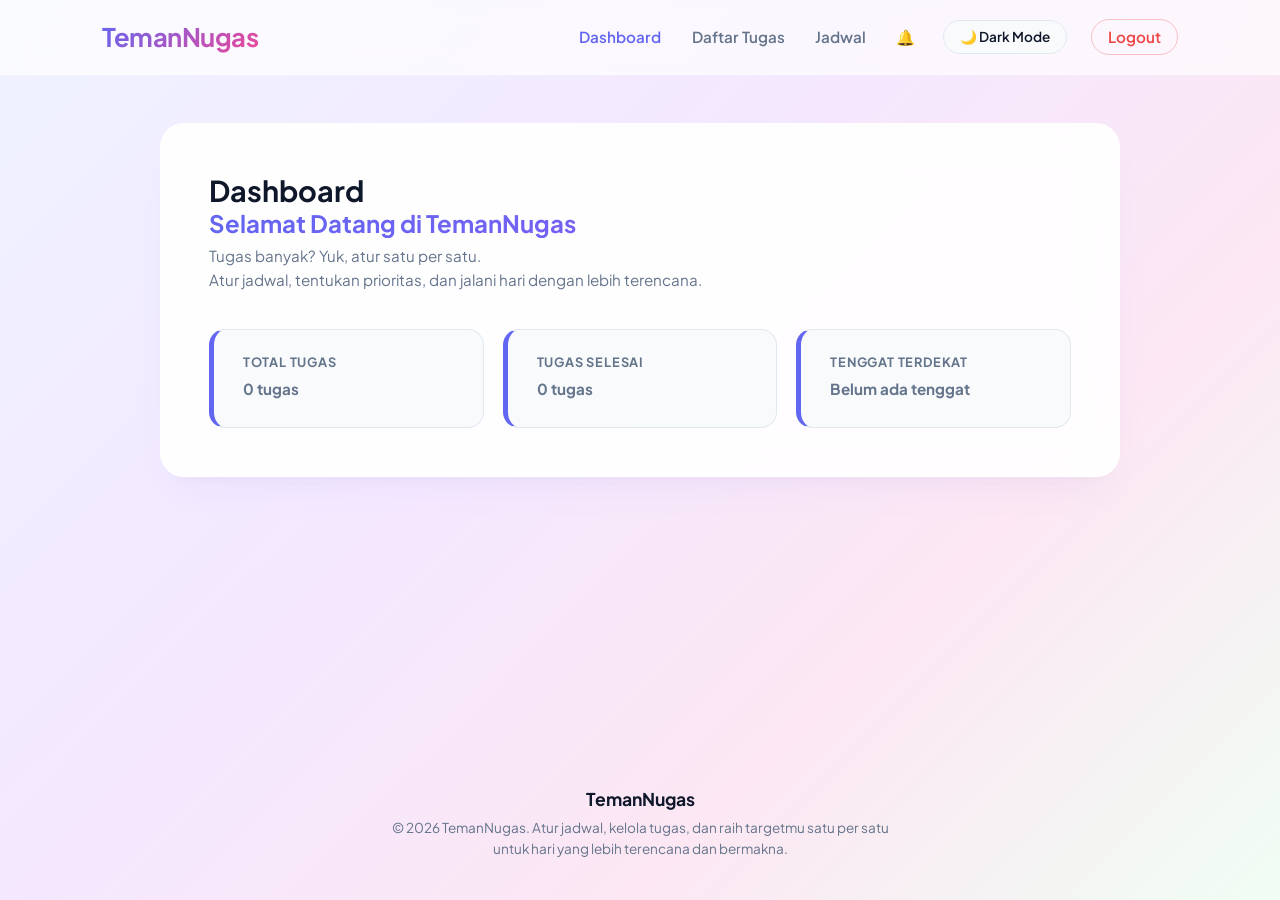
<file: index.html>
<!DOCTYPE html>
<html lang="id">
<head>
  <meta charset="UTF-8">
  <meta name="viewport" content="width=device-width, initial-scale=1.0">
  <title>Dashboard | TemanNugas</title>
  <link rel="stylesheet" href="style.css">
</head>

<body>
  <header>
    <h1>TemanNugas</h1>

    <nav>
  <a href="index.html">Dashboard</a>
  <a href="tugas.html">Daftar Tugas</a>
  <a href="jadwal.html">Jadwal</a>
  <a href="pengingat.html">🔔</a>
  <button type="button" id="themeToggle" class="theme-toggle-btn">🌙 Dark Mode</button>
  <a href="login.html" id="logoutBtn" class="logout-btn">Logout</a>
</nav>
  </header>
  
  <main>
    <section id="dashboard">
      <h2>Dashboard</h2>
      <h1>Selamat Datang di TemanNugas</h1>
      <p>Tugas banyak? Yuk, atur satu per satu.</p>
      <p>Atur jadwal, tentukan prioritas, dan jalani hari dengan lebih terencana.</p>

      <div class="ringkasan">
        <div class="kartu-ringkasan">
          <h3>Total Tugas</h3>
          <p>0 tugas</p>
        </div>

        <div class="kartu-ringkasan">
          <h3>Tugas Selesai</h3>
          <p>0 tugas</p>
        </div>

        <div class="kartu-ringkasan">
          <h3>Tenggat Terdekat</h3>
          <p>Belum ada tenggat</p>
        </div>
      </div>
    </section>
  </main>

  <footer>
    <h3>TemanNugas</h3>
    <p>
      &copy; 2026 TemanNugas. Atur jadwal, kelola tugas,
      dan raih targetmu satu per satu untuk hari yang
      lebih terencana dan bermakna.
    </p>
  </footer>

  <script src="script.js"></script>
</body>
</html>
</file>
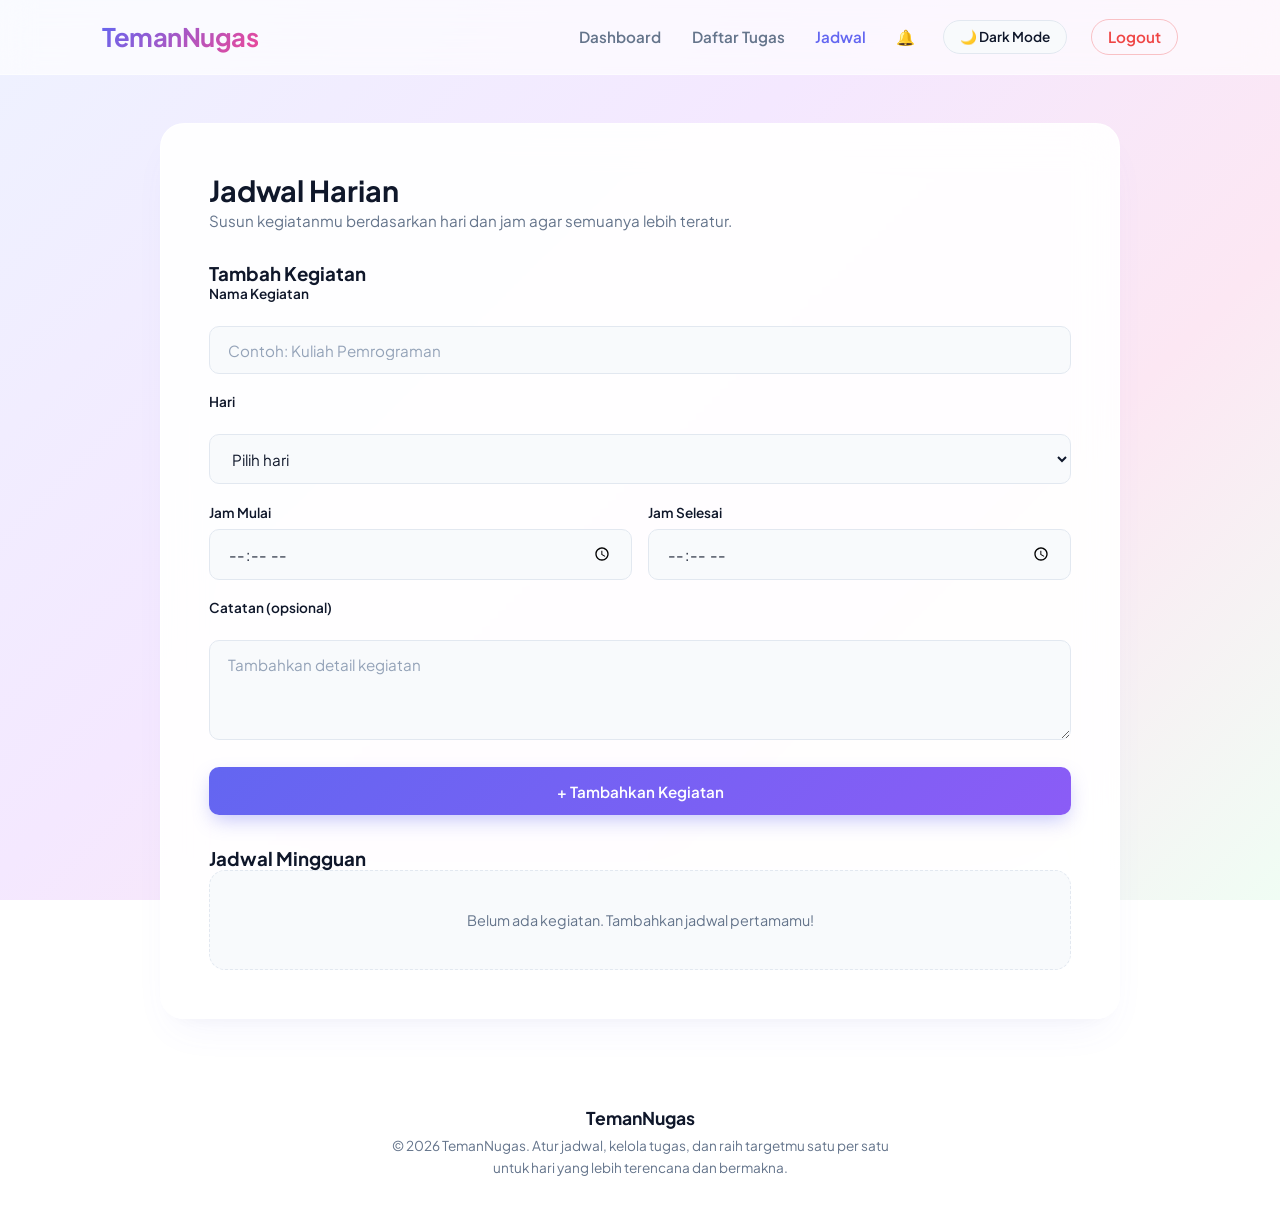
<file: jadwal.html>
<!DOCTYPE html>
<html lang="id">
<head>
  <meta charset="UTF-8">
  <meta name="viewport" content="width=device-width, initial-scale=1.0">
  <title>Jadwal Harian | TemanNugas</title>
  <link rel="stylesheet" href="style.css">
</head>

<body>
  <header>
    <h1>TemanNugas</h1>

    <nav>
  <a href="index.html">Dashboard</a>
  <a href="tugas.html">Daftar Tugas</a>
  <a href="jadwal.html">Jadwal</a>
  <a href="pengingat.html">🔔</a>
  <button type="button" id="themeToggle" class="theme-toggle-btn">🌙 Dark Mode</button>
  <a href="login.html" id="logoutBtn" class="logout-btn">Logout</a>
</nav>
  </header>

  <main>
    <section id="jadwal">
      <h2>Jadwal Harian</h2>
      <p>Susun kegiatanmu berdasarkan hari dan jam agar semuanya lebih teratur.</p>
      
      <div class="form-jadwal">
        <h3>Tambah Kegiatan</h3>

        <form id="form-jadwal">
          <label for="nama-kegiatan">Nama Kegiatan</label>
          <input
            type="text"
            id="nama-kegiatan"
            placeholder="Contoh: Kuliah Pemrograman"
            required>

          <label for="hari-kegiatan">Hari</label>
          <select id="hari-kegiatan" required>
            <option value="">Pilih hari</option>
            <option>Senin</option>
            <option>Selasa</option>
            <option>Rabu</option>
            <option>Kamis</option>
            <option>Jumat</option>
            <option>Sabtu</option>
            <option>Minggu</option>
          </select>

          <div class="waktu-jadwal">
            <div>
              <label for="jam-mulai">Jam Mulai</label>
              <input
                type="time"
                id="jam-mulai"
                required>
            </div>

            <div>
              <label for="jam-selesai">Jam Selesai</label>
              <input
                type="time"
                id="jam-selesai"
                required>
            </div>
          </div>

          <label for="catatan-kegiatan">
            Catatan (opsional)
          </label>

          <textarea
            id="catatan-kegiatan"
            placeholder="Tambahkan detail kegiatan"
          ></textarea>

          <button type="submit"> + Tambahkan Kegiatan </button>
        </form>
      </div>
      <div class="daftar-jadwal">
        <h3>Jadwal Mingguan</h3>

        <div id="list-jadwal">
          <p> Belum ada kegiatan. Tambahkan jadwal pertamamu! </p>
        </div>
      </div>
    </section>
  </main>

  <footer>
    <h3>TemanNugas</h3>

    <p>
      &copy; 2026 TemanNugas. Atur jadwal, kelola tugas,
      dan raih targetmu satu per satu untuk hari yang
      lebih terencana dan bermakna.
    </p>
  </footer>

  <script src="script.js"></script>

</body>
</html>
</file>
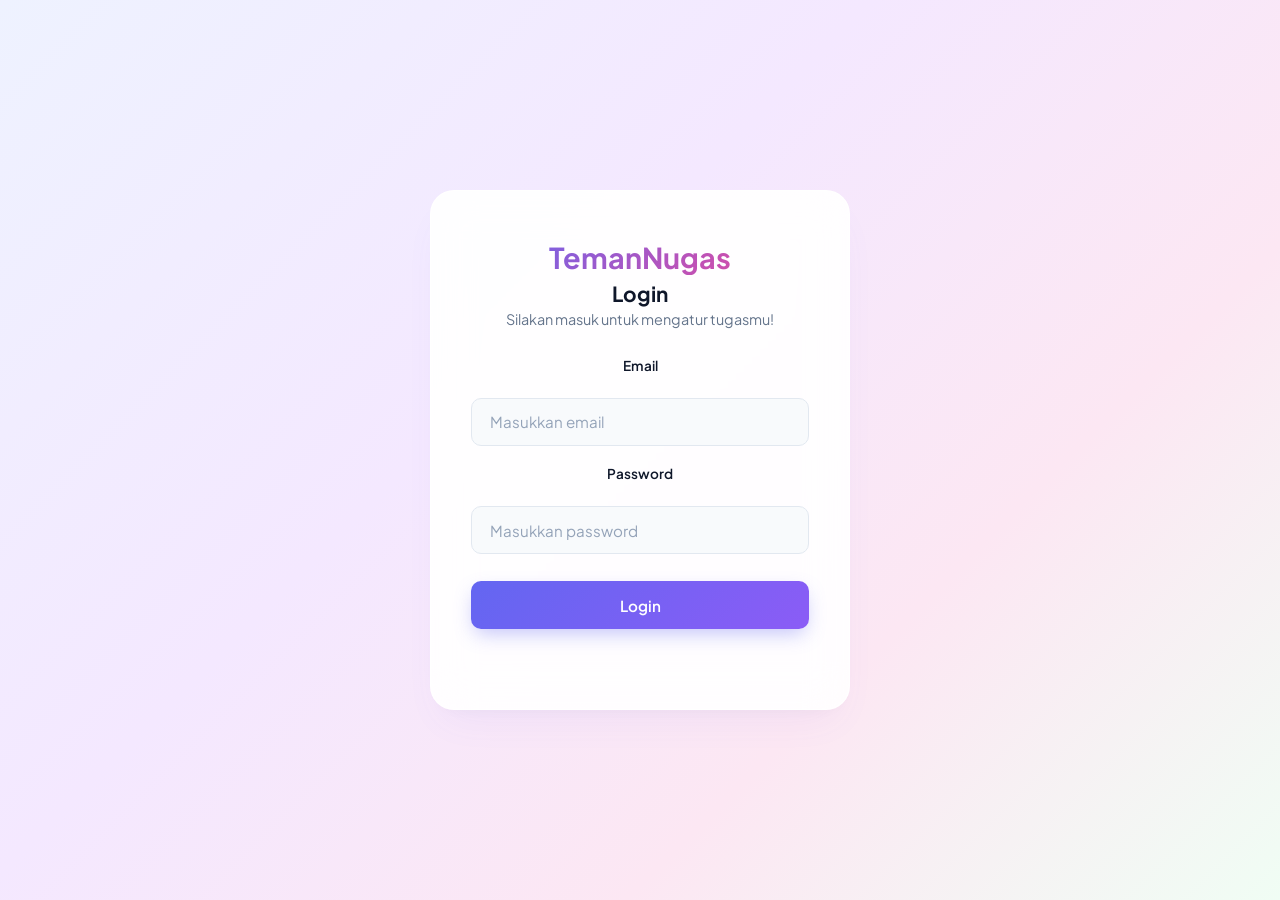
<file: login.html>
<!DOCTYPE html>
<html lang="id">
<head>
  <meta charset="UTF-8">
  <meta name="viewport" content="width=device-width, initial-scale=1.0">
  <title>Login | TemanNugas</title>
  <link rel="stylesheet" href="style.css">
</head>
<body class="login-page">

  <div class="login-card">
    <h1>TemanNugas</h1>
    <h2>Login</h2>
    <p>Silakan masuk untuk mengatur tugasmu!</p>

    <form action="index.html" method="get">
      <label for="email">Email</label>
      <input
        type="email"
        id="email"
        name="email"
        placeholder="Masukkan email"
        required
      >

      <label for="password">Password</label>
      <input
        type="password"
        id="password"
        name="password"
        placeholder="Masukkan password"
        required
      >

      <button type="submit">Login</button>
    </form>
  </div>

</body>
</html>
</file>
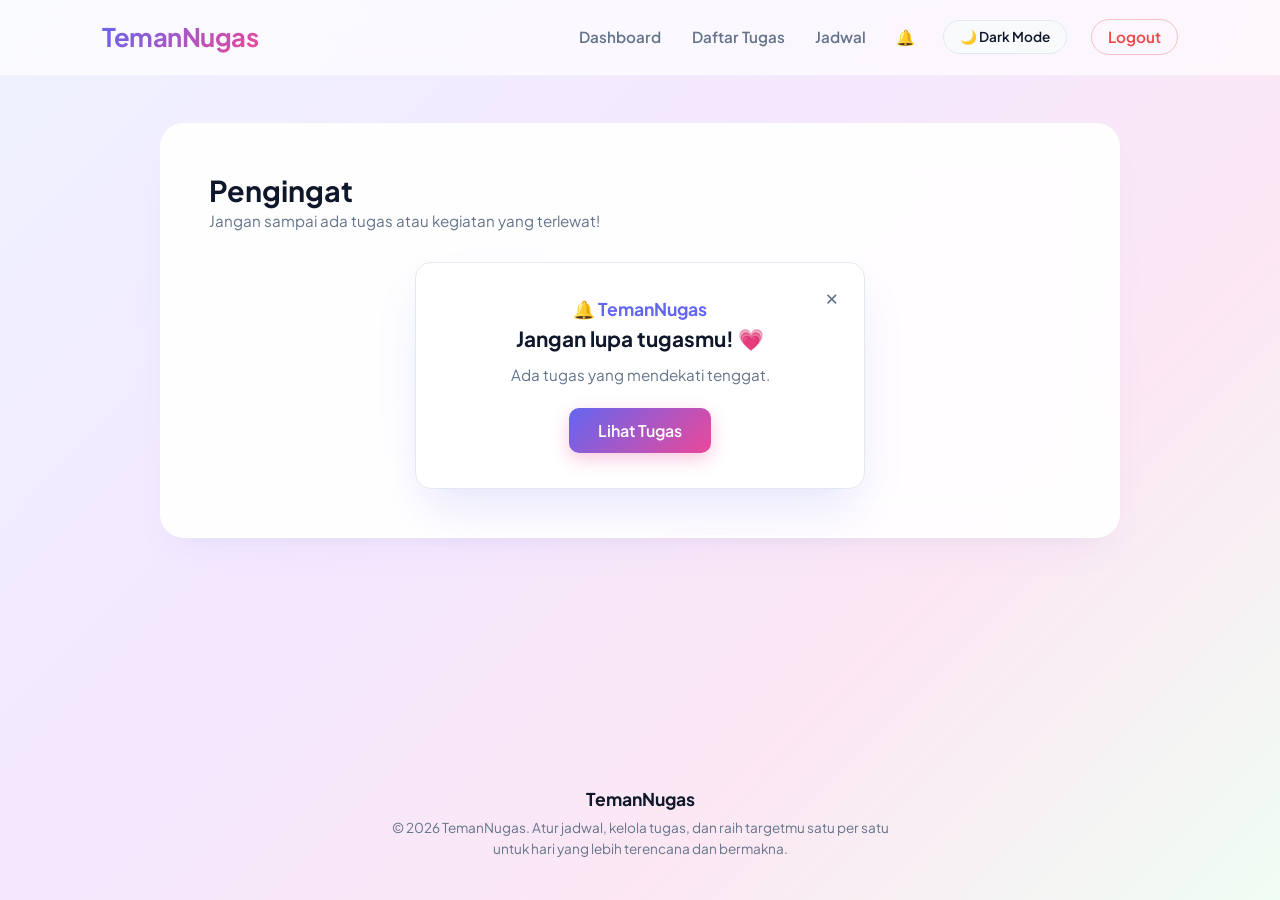
<file: pengingat.html>
<!DOCTYPE html>
<html lang="id">
<head>
  <meta charset="UTF-8">
  <meta name="viewport" content="width=device-width, initial-scale=1.0">
  <title>Pengingat | TemanNugas</title>
  <link rel="stylesheet" href="style.css">
</head>

<body>
  <header>
    <h1>TemanNugas</h1>

    <nav>
  <a href="index.html">Dashboard</a>
  <a href="tugas.html">Daftar Tugas</a>
  <a href="jadwal.html">Jadwal</a>
  <a href="pengingat.html">🔔</a>
  <button type="button" id="themeToggle" class="theme-toggle-btn">🌙 Dark Mode</button>
  <a href="login.html" id="logoutBtn" class="logout-btn">Logout</a>
</nav>
  </header>

  <main>

    <section id="pengingat">
      <h2>Pengingat</h2>
      <p>Jangan sampai ada tugas atau kegiatan yang terlewat!</p>
      
      <div id="popup-notifikasi" class="popup">

        <button
          type="button"
          id="tutup-popup"
          class="tutup-popup"
          aria-label="Tutup pengingat"
        > &times; </button>

        <h3>🔔 TemanNugas</h3>
        <h4>Jangan lupa tugasmu! 💗</h4>

        <p id="isi-notifikasi"> Ada tugas yang mendekati tenggat. </p>
        <a href="tugas.html" id="lihat-tugas">Lihat Tugas</a>
      </div>
    </section>
  </main>

  <footer>
    <h3>TemanNugas</h3>

    <p>
      &copy; 2026 TemanNugas. Atur jadwal, kelola tugas,
      dan raih targetmu satu per satu untuk hari yang
      lebih terencana dan bermakna.
    </p>
  </footer>
  <script src="script.js"></script>

</body>
</html>
</file>
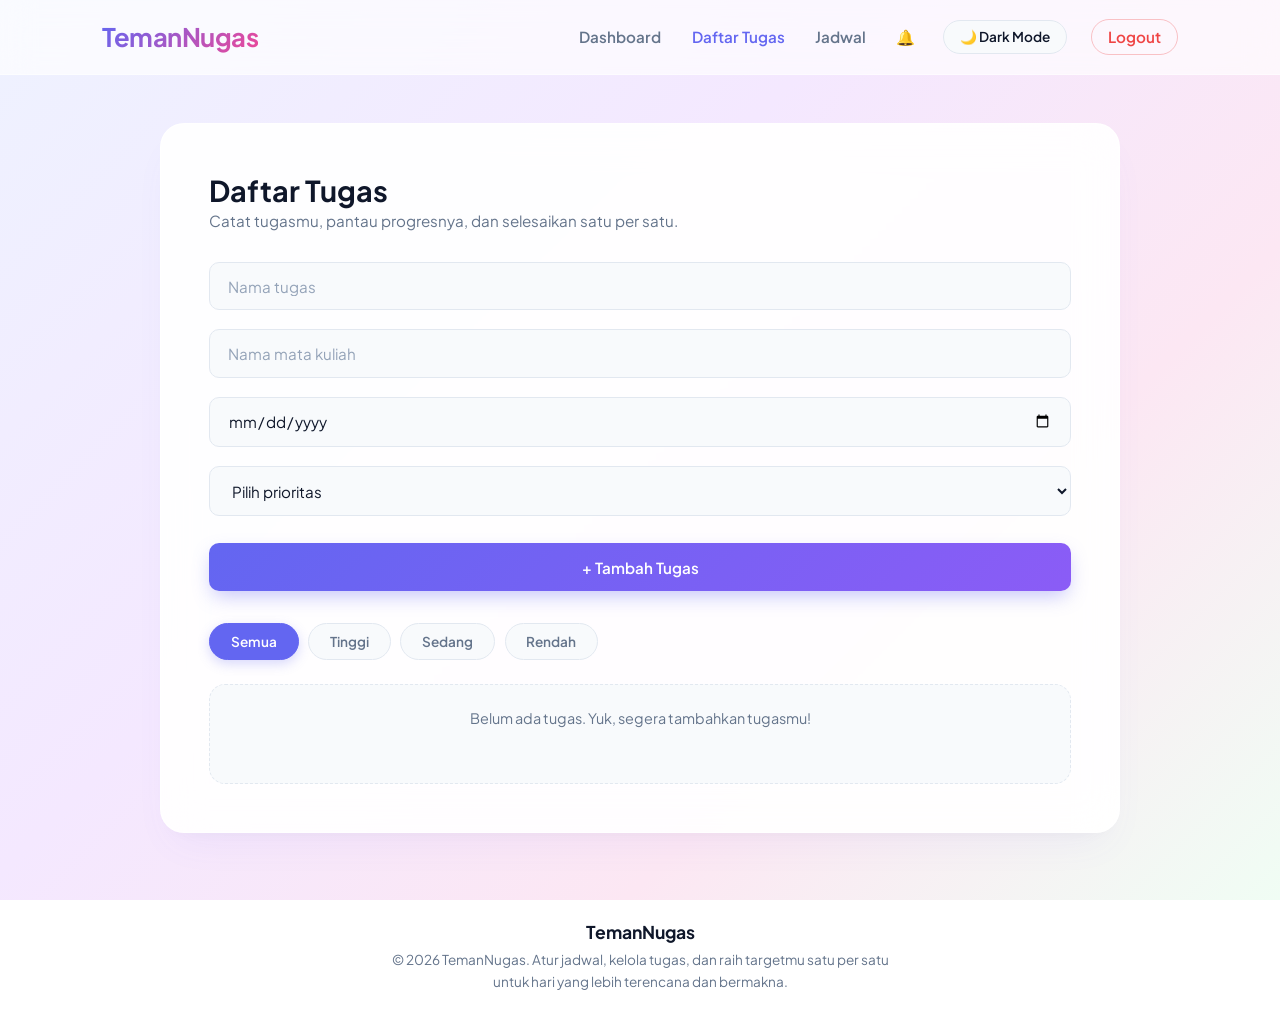
<file: tugas.html>
<!DOCTYPE html>
<html lang="id">
<head>
  <meta charset="UTF-8">
  <meta name="viewport" content="width=device-width, initial-scale=1.0">
  <title>Daftar Tugas | TemanNugas</title>
  <link rel="stylesheet" href="style.css">
</head>

<body>
  <header>
    <h1>TemanNugas</h1>

    <nav>
  <a href="index.html">Dashboard</a>
  <a href="tugas.html">Daftar Tugas</a>
  <a href="jadwal.html">Jadwal</a>
  <a href="pengingat.html">🔔</a>
  <button type="button" id="themeToggle" class="theme-toggle-btn">🌙 Dark Mode</button>
  <a href="login.html" id="logoutBtn" class="logout-btn">Logout</a>
</nav>
  </header>

  <main>
    <section id="todo">
      <h2>Daftar Tugas</h2>
      <p>Catat tugasmu, pantau progresnya, dan selesaikan satu per satu.</p>
      
      <form id="form-tugas">
        <input
          type="text"
          id="nama-tugas"
          placeholder="Nama tugas"
          required>
        <input
          type="text"
          id="mata-kuliah"
          placeholder="Nama mata kuliah"
          required>
        <input
          type="date"
          id="deadline-tugas"
          required>

        <select id="prioritas-tugas" required>
          <option value="">Pilih prioritas</option>
          <option value="Tinggi">Tinggi</option>
          <option value="Sedang">Sedang</option>
          <option value="Rendah">Rendah</option>
        </select>

        <button type="submit">+ Tambah Tugas</button>
      </form>
      
      <div class="filter-tugas">
        <button type="button" data-filter="Semua">Semua</button>
        <button type="button" data-filter="Tinggi">Tinggi</button>
        <button type="button" data-filter="Sedang">Sedang</button>
        <button type="button" data-filter="Rendah">Rendah</button>
      </div>
      
      <div id="list-tugas">
        <p>Belum ada tugas. Yuk, segera tambahkan tugasmu!</p>
      </div>
    </section>
  </main>

  <footer>
    <h3>TemanNugas</h3>
    <p>
      &copy; 2026 TemanNugas. Atur jadwal, kelola tugas,
      dan raih targetmu satu per satu untuk hari yang
      lebih terencana dan bermakna.
    </p>
  </footer>
  <script src="script.js"></script>
</body>
</html>
</file>
<file: style.css>
/* ==========================================================================
   TEMANNUGAS - AESTHETIC GRADIENT STYLESHEET (LIGHT & DARK MODE)
   ========================================================================== */

@import url('https://fonts.googleapis.com/css2?family=Plus+Jakarta+Sans:wght@400;500;600;700&display=swap');

:root {
  /* Light Mode Palette */
  --primary: #6366f1;
  --primary-hover: #4f46e5;
  --primary-light: #e0e7ff;
  --accent-purple: #8b5cf6;
  --accent-pink: #ec4899;
  
  --text-dark: #0f172a;
  --text-muted: #64748b;
  --text-dim: #94a3b8;
  
  --bg-card: rgba(255, 255, 255, 0.92);
  --bg-subtle: #f8fafc;
  --border-color: #e2e8f0;

  /* Priority Colors */
  --priority-high: #ef4444;
  --priority-medium: #f59e0b;
  --priority-low: #10b981;

  /* Shadows & Radius */
  --shadow-card: 0 20px 40px -15px rgba(99, 102, 241, 0.08), 0 10px 20px -10px rgba(0, 0, 0, 0.04);
  --shadow-hover: 0 25px 50px -12px rgba(99, 102, 241, 0.18);
  --radius-sm: 10px;
  --radius-md: 16px;
  --radius-lg: 24px;
  
  /* Transition */
  --transition: all 0.3s cubic-bezier(0.4, 0, 0.2, 1);
}

/* ==========================================================================
   DARK MODE OVERRIDES
   ========================================================================== */

body.dark-mode {
  --primary: #a855f7;
  --primary-hover: #9333ea;
  --primary-light: rgba(168, 85, 247, 0.2);
  --accent-purple: #c084fc;
  --accent-pink: #f472b6;

  --text-dark: #f8fafc;
  --text-muted: #cbd5e1;
  --text-dim: #94a3b8;

  --bg-card: rgba(21, 16, 34, 0.92);
  --bg-subtle: #151022;
  --border-color: #261f38;

  --shadow-card: 0 20px 40px -15px rgba(0, 0, 0, 0.6);
  --shadow-hover: 0 25px 50px -12px rgba(168, 85, 247, 0.25);

  background: linear-gradient(135deg, #0b0914 0%, #151022 50%, #1a0f2e 100%);
  background-attachment: fixed;
  color: var(--text-dark);
}

body.dark-mode header {
  background: rgba(21, 16, 34, 0.75);
  border-bottom: 1px solid var(--border-color);
}

body.dark-mode section,
body.dark-mode .login-card,
body.dark-mode .popup,
body.dark-mode .task-card {
  background: rgba(21, 16, 34, 0.92);
  border-color: var(--border-color);
}

body.dark-mode input[type="text"],
body.dark-mode input[type="email"],
body.dark-mode input[type="password"],
body.dark-mode input[type="date"],
body.dark-mode input[type="time"],
body.dark-mode select,
body.dark-mode textarea {
  background-color: #0e0a1a;
  color: #f8fafc;
  border-color: var(--border-color);
}

body.dark-mode select option {
  background-color: #151022;
  color: #f8fafc;
}

body.dark-mode .btn-action {
  background-color: #151022;
  color: var(--text-dark);
  border-color: var(--border-color);
}

body.dark-mode .task-card.completed {
  background-color: #0e0a1a;
}

/* Base Reset */
* {
  margin: 0;
  padding: 0;
  box-sizing: border-box;
  font-family: 'Plus Jakarta Sans', sans-serif;
}

/* Latar Belakang Default (Light Mode) */
body {
  background: linear-gradient(135deg, #eef2ff 0%, #f4e8ff 40%, #fce7f3 70%, #f0fdf4 100%);
  background-attachment: fixed;
  color: var(--text-dark);
  min-height: 100vh;
  display: flex;
  flex-direction: column;
  transition: background 0.4s ease, color 0.4s ease;
}

/* ==========================================================================
   HEADER & NAVIGATION
   ========================================================================== */

header {
  background: rgba(255, 255, 255, 0.65);
  backdrop-filter: blur(16px);
  -webkit-backdrop-filter: blur(16px);
  border-bottom: 1px solid rgba(255, 255, 255, 0.5);
  position: sticky;
  top: 0;
  z-index: 100;
  padding: 1.2rem 8%;
  display: flex;
  justify-content: space-between;
  align-items: center;
  transition: var(--transition);
}

header h1 {
  font-size: 1.6rem;
  font-weight: 700;
  background: linear-gradient(135deg, var(--primary) 0%, var(--accent-pink) 100%);
  -webkit-background-clip: text;
  -webkit-text-fill-color: transparent;
  letter-spacing: -0.5px;
}

nav {
  display: flex;
  align-items: center;
  gap: 1.5rem;
}

nav a {
  text-decoration: none;
  color: var(--text-muted);
  font-weight: 600;
  font-size: 0.95rem;
  padding: 0.4rem 0.2rem;
  position: relative;
  transition: var(--transition);
}

nav a:hover,
nav a.active {
  color: var(--primary);
}

/* Tombol Toggle Theme */
.theme-toggle-btn {
  background: var(--bg-subtle);
  border: 1px solid var(--border-color);
  color: var(--text-dark);
  padding: 0.45rem 1rem;
  border-radius: 20px;
  font-size: 0.85rem;
  font-weight: 600;
  cursor: pointer;
  transition: var(--transition);
  display: flex;
  align-items: center;
  gap: 0.4rem;
}

.theme-toggle-btn:hover {
  background: var(--primary);
  color: #ffffff;
  border-color: var(--primary);
  box-shadow: 0 4px 12px rgba(99, 102, 241, 0.3);
}

/* ==========================================================================
   MAIN & SECTION CONTAINER
   ========================================================================== */

main {
  flex: 1;
  max-width: 960px;
  width: 90%;
  margin: 3rem auto;
}

section {
  background: var(--bg-card);
  backdrop-filter: blur(20px);
  padding: 3rem;
  border-radius: var(--radius-lg);
  box-shadow: var(--shadow-card);
  border: 1px solid rgba(255, 255, 255, 0.8);
  animation: fadeIn 0.4s ease-out;
  transition: var(--transition);
}

section > h2 {
  font-size: 1.8rem;
  font-weight: 700;
  color: var(--text-dark);
  margin-bottom: 0.2rem;
}

section > p {
  color: var(--text-muted);
  font-size: 0.95rem;
  margin-bottom: 2rem;
}

/* ==========================================================================
   DASHBOARD PAGE (#dashboard)
   ========================================================================== */

#dashboard h1 {
  font-size: 1.5rem;
  font-weight: 700;
  margin-top: -0.2rem;
  margin-bottom: 0.5rem;
  background: linear-gradient(135deg, var(--primary) 0%, var(--accent-purple) 100%);
  -webkit-background-clip: text;
  -webkit-text-fill-color: transparent;
}

#dashboard p {
  color: var(--text-muted);
  margin-bottom: 0.3rem;
  font-size: 0.95rem;
}

.ringkasan {
  display: grid;
  grid-template-columns: repeat(auto-fit, minmax(240px, 1fr));
  gap: 1.2rem;
  margin-top: 2.5rem;
}

.kartu-ringkasan {
  background: var(--bg-subtle);
  padding: 1.5rem 1.8rem;
  border-radius: var(--radius-md);
  border: 1px solid var(--border-color);
  border-left: 5px solid var(--primary);
  transition: var(--transition);
}

.kartu-ringkasan:hover {
  transform: translateY(-4px);
  box-shadow: var(--shadow-card);
}

.kartu-ringkasan h3 {
  font-size: 0.8rem;
  font-weight: 700;
  color: var(--text-muted);
  text-transform: uppercase;
  letter-spacing: 0.8px;
  margin-bottom: 0.6rem;
}

.kartu-ringkasan p {
  font-size: 1.5rem;
  font-weight: 700;
  color: var(--text-dark);
}

/* ==========================================================================
   FORMS & INPUTS
   ========================================================================== */

form {
  display: flex;
  flex-direction: column;
  gap: 1.2rem;
  margin-bottom: 2rem;
}

label {
  font-weight: 600;
  font-size: 0.85rem;
  color: var(--text-dark);
  margin-bottom: 0.3rem;
}

input[type="text"],
input[type="email"],
input[type="password"],
input[type="date"],
input[type="time"],
select,
textarea {
  width: 100%;
  padding: 0.85rem 1.1rem;
  border: 1.5px solid var(--border-color);
  border-radius: var(--radius-sm);
  font-size: 0.95rem;
  background-color: var(--bg-subtle);
  color: var(--text-dark);
  transition: var(--transition);
}

input::placeholder,
textarea::placeholder {
  color: var(--text-dim);
}

input:focus,
select:focus,
textarea:focus {
  outline: none;
  border-color: var(--primary);
  box-shadow: 0 0 0 4px var(--primary-light);
}

textarea {
  min-height: 100px;
  resize: vertical;
}

.waktu-jadwal {
  display: grid;
  grid-template-columns: 1fr 1fr;
  gap: 1rem;
}

.waktu-jadwal div {
  display: flex;
  flex-direction: column;
  gap: 0.2rem;
}

button[type="submit"] {
  background: linear-gradient(135deg, var(--primary) 0%, var(--accent-purple) 100%);
  color: #ffffff;
  font-weight: 600;
  padding: 0.9rem 1.6rem;
  border: none;
  border-radius: var(--radius-sm);
  cursor: pointer;
  font-size: 0.95rem;
  transition: var(--transition);
  box-shadow: 0 8px 20px -4px rgba(99, 102, 241, 0.4);
  margin-top: 0.5rem;
}

button[type="submit"]:hover {
  transform: translateY(-2px);
  box-shadow: 0 12px 25px -4px rgba(99, 102, 241, 0.5);
  opacity: 0.95;
}

/* ==========================================================================
   DAFTAR TUGAS & JADWAL ITEM CARDS
   ========================================================================== */

.filter-tugas {
  display: flex;
  gap: 0.6rem;
  margin-bottom: 1.5rem;
  flex-wrap: wrap;
}

.filter-tugas button {
  background: var(--bg-subtle);
  border: 1px solid var(--border-color);
  color: var(--text-muted);
  padding: 0.55rem 1.3rem;
  border-radius: 30px;
  font-weight: 600;
  font-size: 0.85rem;
  cursor: pointer;
  transition: var(--transition);
}

.filter-tugas button:hover,
.filter-tugas button.active {
  background: var(--primary);
  color: #ffffff;
  border-color: var(--primary);
  box-shadow: 0 4px 12px rgba(99, 102, 241, 0.25);
}

#list-tugas,
#list-jadwal {
  display: flex;
  flex-direction: column;
  gap: 1rem;
  background: var(--bg-subtle);
  padding: 1.5rem;
  border-radius: var(--radius-md);
  border: 1px dashed var(--border-color);
  min-height: 100px;
}

#list-tugas > p,
#list-jadwal > p,
.empty-state p {
  color: var(--text-muted);
  text-align: center;
  font-size: 0.9rem;
  margin: auto 0;
}

.task-card {
  background: var(--bg-card);
  padding: 1.2rem 1.5rem;
  border-radius: var(--radius-sm);
  border: 1px solid var(--border-color);
  display: flex;
  justify-content: space-between;
  align-items: center;
  gap: 1rem;
  transition: var(--transition);
}

.task-card:hover {
  transform: translateY(-2px);
  box-shadow: var(--shadow-card);
}

.task-card.completed {
  opacity: 0.65;
}

.task-card.completed .task-name {
  text-decoration: line-through;
}

.task-info {
  display: flex;
  flex-direction: column;
  gap: 0.4rem;
}

.task-header {
  display: flex;
  align-items: center;
  gap: 0.8rem;
}

.task-name {
  font-size: 1.05rem;
  font-weight: 700;
  color: var(--text-dark);
}

.badge {
  font-size: 0.75rem;
  font-weight: 700;
  padding: 0.25rem 0.6rem;
  border-radius: 12px;
}

.badge.priority-high {
  background: #fee2e2;
  color: var(--priority-high);
}

.badge.priority-medium {
  background: #fef3c7;
  color: var(--priority-medium);
}

.badge.priority-low {
  background: #d1fae5;
  color: var(--priority-low);
}

.priority-high-border { border-left: 4px solid var(--priority-high); }
.priority-medium-border { border-left: 4px solid var(--priority-medium); }
.priority-low-border { border-left: 4px solid var(--priority-low); }

.task-course, .task-date {
  font-size: 0.85rem;
  color: var(--text-muted);
}

.task-actions {
  display: flex;
  gap: 0.5rem;
}

.btn-action {
  padding: 0.5rem 0.9rem;
  border-radius: 8px;
  border: 1px solid var(--border-color);
  background: var(--bg-card);
  cursor: pointer;
  font-weight: 600;
  font-size: 0.8rem;
  transition: var(--transition);
}

.btn-complete:hover {
  background: #d1fae5;
  border-color: #10b981;
  color: #065f46;
}

.btn-delete:hover {
  background: #fee2e2;
  border-color: #ef4444;
  color: #991b1b;
}

/* ==========================================================================
   PENGINGAT & POPUP
   ========================================================================== */

#pengingat {
  position: relative;
}

.popup {
  background: var(--bg-card);
  border-radius: var(--radius-md);
  padding: 2.2rem;
  border: 1px solid var(--border-color);
  box-shadow: var(--shadow-hover);
  position: relative;
  max-width: 450px;
  margin: 1.5rem auto 0;
  text-align: center;
  animation: slideUp 0.4s ease-out;
}

.tutup-popup {
  position: absolute;
  top: 1rem;
  right: 1rem;
  background: transparent;
  border: none;
  font-size: 1.4rem;
  color: var(--text-muted);
  cursor: pointer;
  width: 32px;
  height: 32px;
  border-radius: 50%;
  display: flex;
  align-items: center;
  justify-content: center;
  transition: var(--transition);
}

.tutup-popup:hover {
  background-color: var(--bg-subtle);
  color: var(--text-dark);
}

.popup h3 {
  font-size: 1.1rem;
  color: var(--primary);
  margin-bottom: 0.3rem;
}

.popup h4 {
  font-size: 1.3rem;
  color: var(--text-dark);
  margin-bottom: 0.8rem;
}

.popup p {
  color: var(--text-muted);
  font-size: 0.95rem;
  margin-bottom: 1.5rem;
}

#lihat-tugas {
  display: inline-block;
  background: linear-gradient(135deg, var(--primary) 0%, var(--accent-pink) 100%);
  color: #ffffff;
  text-decoration: none;
  font-weight: 600;
  padding: 0.75rem 1.8rem;
  border-radius: var(--radius-sm);
  transition: var(--transition);
  box-shadow: 0 6px 18px rgba(236, 72, 153, 0.3);
}

#lihat-tugas:hover {
  transform: translateY(-2px);
  box-shadow: 0 10px 22px rgba(236, 72, 153, 0.4);
}

/* ==========================================================================
   LOGIN PAGE
   ========================================================================== */

body.login-page {
  display: flex;
  justify-content: center;
  align-items: center;
  min-height: 100vh;
}

.login-card {
  background: var(--bg-card);
  backdrop-filter: blur(20px);
  padding: 3rem 2.5rem;
  border-radius: var(--radius-lg);
  box-shadow: var(--shadow-card);
  border: 1px solid rgba(255, 255, 255, 0.8);
  width: 100%;
  max-width: 420px;
  text-align: center;
}

.login-card h1 {
  font-size: 1.8rem;
  font-weight: 700;
  background: linear-gradient(135deg, var(--primary) 0%, var(--accent-pink) 100%);
  -webkit-background-clip: text;
  -webkit-text-fill-color: transparent;
  margin-bottom: 0.3rem;
}

.login-card h2 {
  font-size: 1.3rem;
  color: var(--text-dark);
  margin-bottom: 0.2rem;
}

.login-card p {
  color: var(--text-muted);
  font-size: 0.9rem;
  margin-bottom: 1.8rem;
}

/* ==========================================================================
   FOOTER
   ========================================================================== */

footer {
  text-align: center;
  padding: 2.5rem 1rem;
  margin-top: auto;
  color: var(--text-muted);
  font-size: 0.85rem;
}

footer h3 {
  font-size: 1.1rem;
  color: var(--text-dark);
  margin-bottom: 0.4rem;
}

footer p {
  max-width: 500px;
  margin: 0 auto;
  line-height: 1.6;
}

/* ==========================================================================
   ANIMATIONS & RESPONSIVE DESIGN
   ========================================================================== */

@keyframes fadeIn {
  from { opacity: 0; transform: translateY(12px); }
  to { opacity: 1; transform: translateY(0); }
}

@keyframes slideUp {
  from { opacity: 0; transform: translateY(20px); }
  to { opacity: 1; transform: translateY(0); }
}

@media (max-width: 768px) {
  header {
    flex-direction: column;
    gap: 1rem;
    padding: 1rem;
  }

  nav {
    width: 100%;
    justify-content: center;
    gap: 0.8rem;
    flex-wrap: wrap;
  }

  section {
    padding: 1.8rem;
  }

  .waktu-jadwal {
    grid-template-columns: 1fr;
  }

  .task-card {
    flex-direction: column;
    align-items: flex-start;
  }

  .task-actions {
    width: 100%;
    justify-content: flex-end;
  }
}
/* ==========================================================================
   LOGOUT BUTTON STYLING
   ========================================================================== */

.logout-btn {
  color: #ef4444 !important;
  font-weight: 600;
  padding: 0.45rem 1rem !important;
  border: 1px solid rgba(239, 68, 68, 0.3);
  border-radius: 20px;
  transition: var(--transition);
}

.logout-btn:hover {
  background-color: #fee2e2;
  border-color: #ef4444;
  color: #dc2626 !important;
}

body.dark-mode .logout-btn {
  color: #f87171 !important;
  border-color: rgba(248, 113, 113, 0.3);
}

body.dark-mode .logout-btn:hover {
  background-color: rgba(239, 68, 68, 0.2);
  color: #fca5a5 !important;
}
</file>
